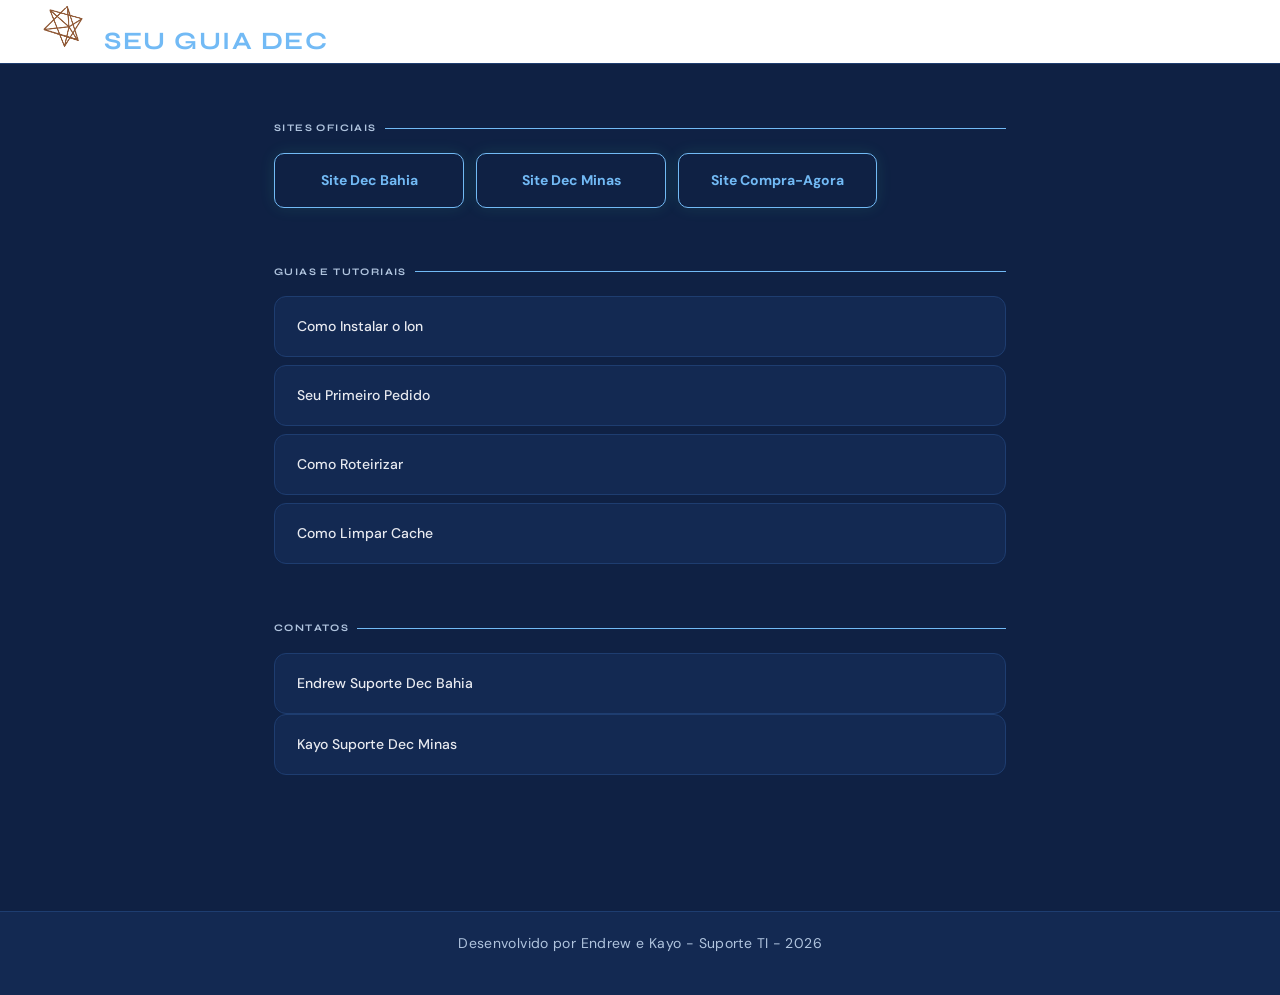
<file: index.html>
<!DOCTYPE html>
<html lang="pt-br">
<head>
    <meta charset="UTF-8">
    <meta name="viewport" content="width=device-width, initial-scale=1.0">
    <title>Guia Dec</title>
     <link rel="stylesheet" href="style.css">
</head>
<body>

    <header>
        <img src="./declogo.png" alt="LogoDec"/>
        <h3>Seu Guia Dec</h3>
    </header>
    <main>
        <section>
            <p class="titulo">Sites Oficiais</p>
            <div class="btn">
                <a class="btn1" href="https://www.decbahia.com" target="_blank">Site Dec Bahia</a>
                <a class="btn2" href="https://www.decminas.com">Site Dec Minas</a>
                <a class="btn3" href="https://www.compra-agora.com/">Site Compra-Agora</a>
            </div>
        </section>

    <section>
        <p class="titulo">Guias e Tutoriais</p>
        <div class="listas">
        <a class="card" href="instalar.html">Como Instalar o Ion</a>
        <a class="card" href="pedido.html">Seu Primeiro Pedido</a>
        <a class="card" href="roteirizar.html">Como Roteirizar</a>
        <a class="card" href="cache.html">Como Limpar Cache</a>
        </div>
        </section>
        
        <section>
            <p class="titulo">Contatos</p>
            <a class="card" href="https://wa.me/5571996496376" target="_blank">Endrew Suporte Dec Bahia</a>
            <a class="card" href="https://wa.me/5531993483630" target="_blank">Kayo Suporte Dec Minas</a>
        </section>
   </main>

   <footer>
    <p>Desenvolvido por Endrew e Kayo - Suporte TI - 2026</p>
   </footer>
</body>
</html>
</file>
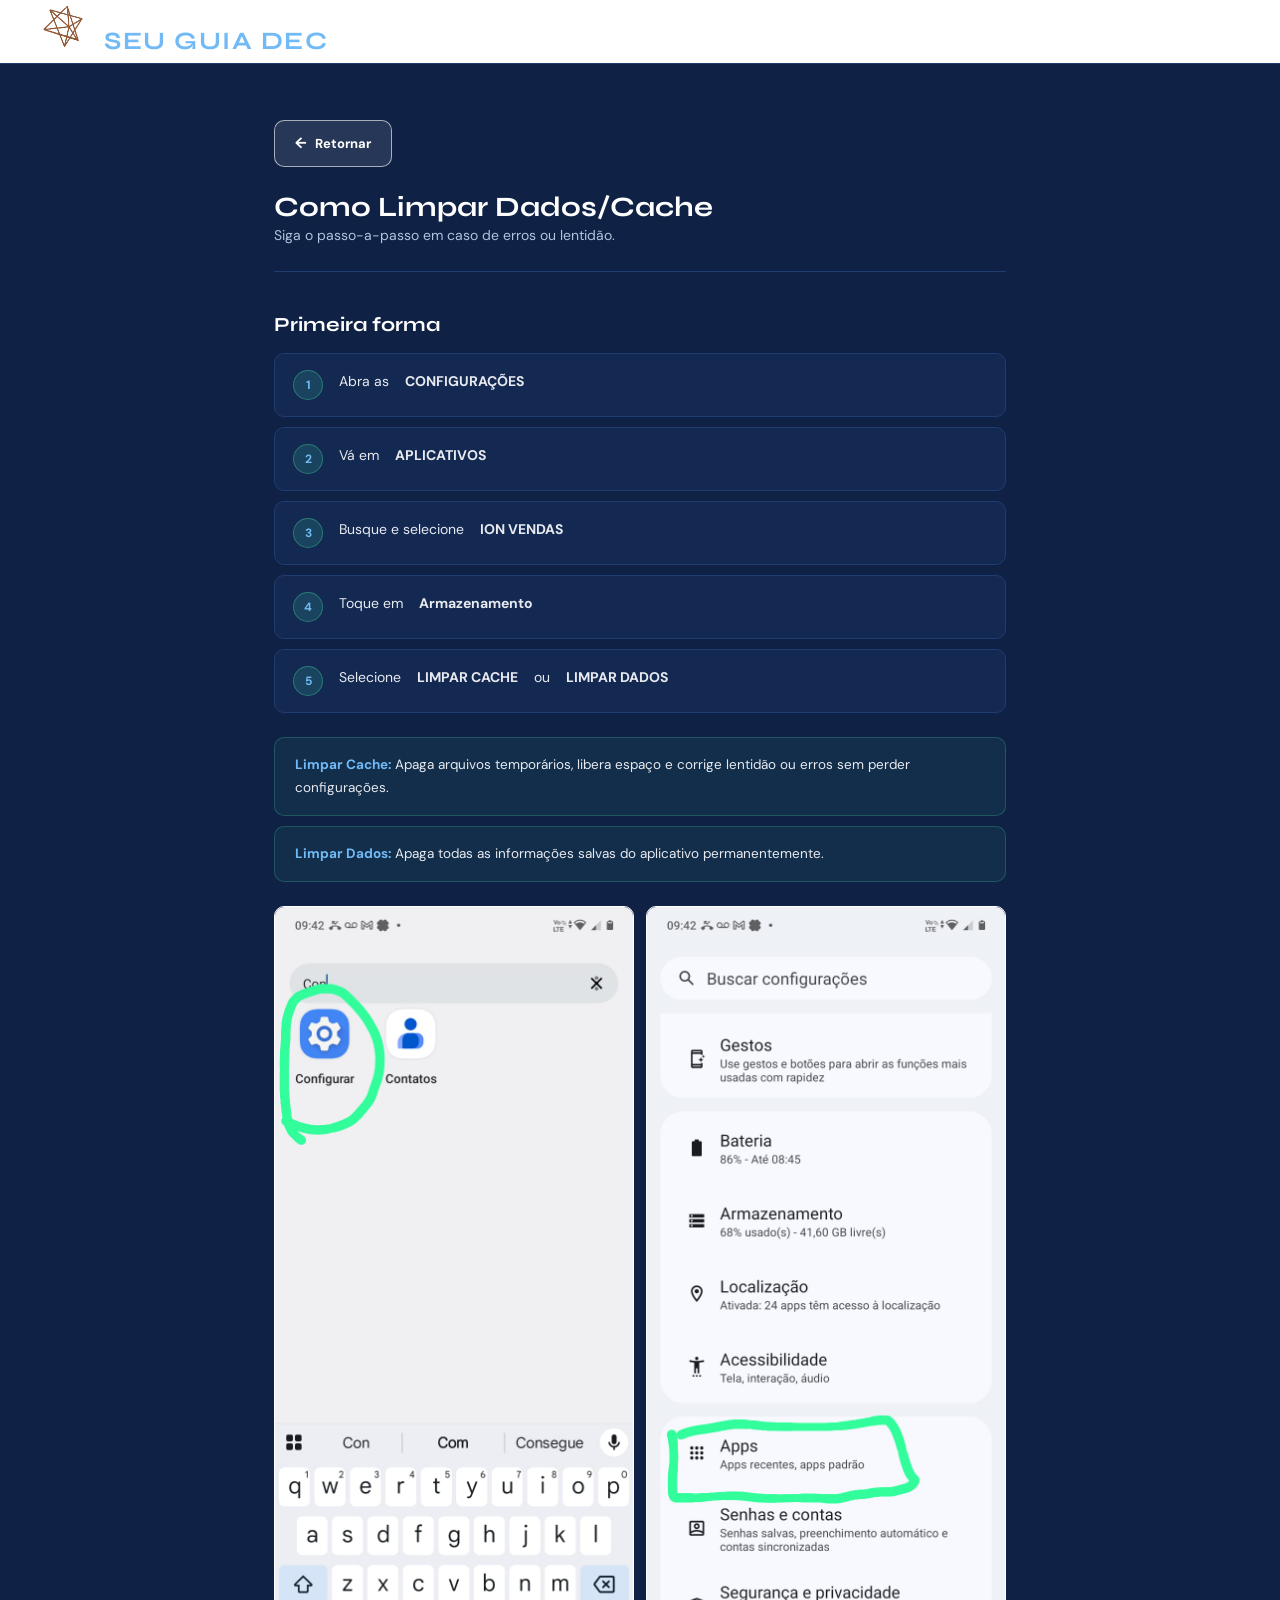
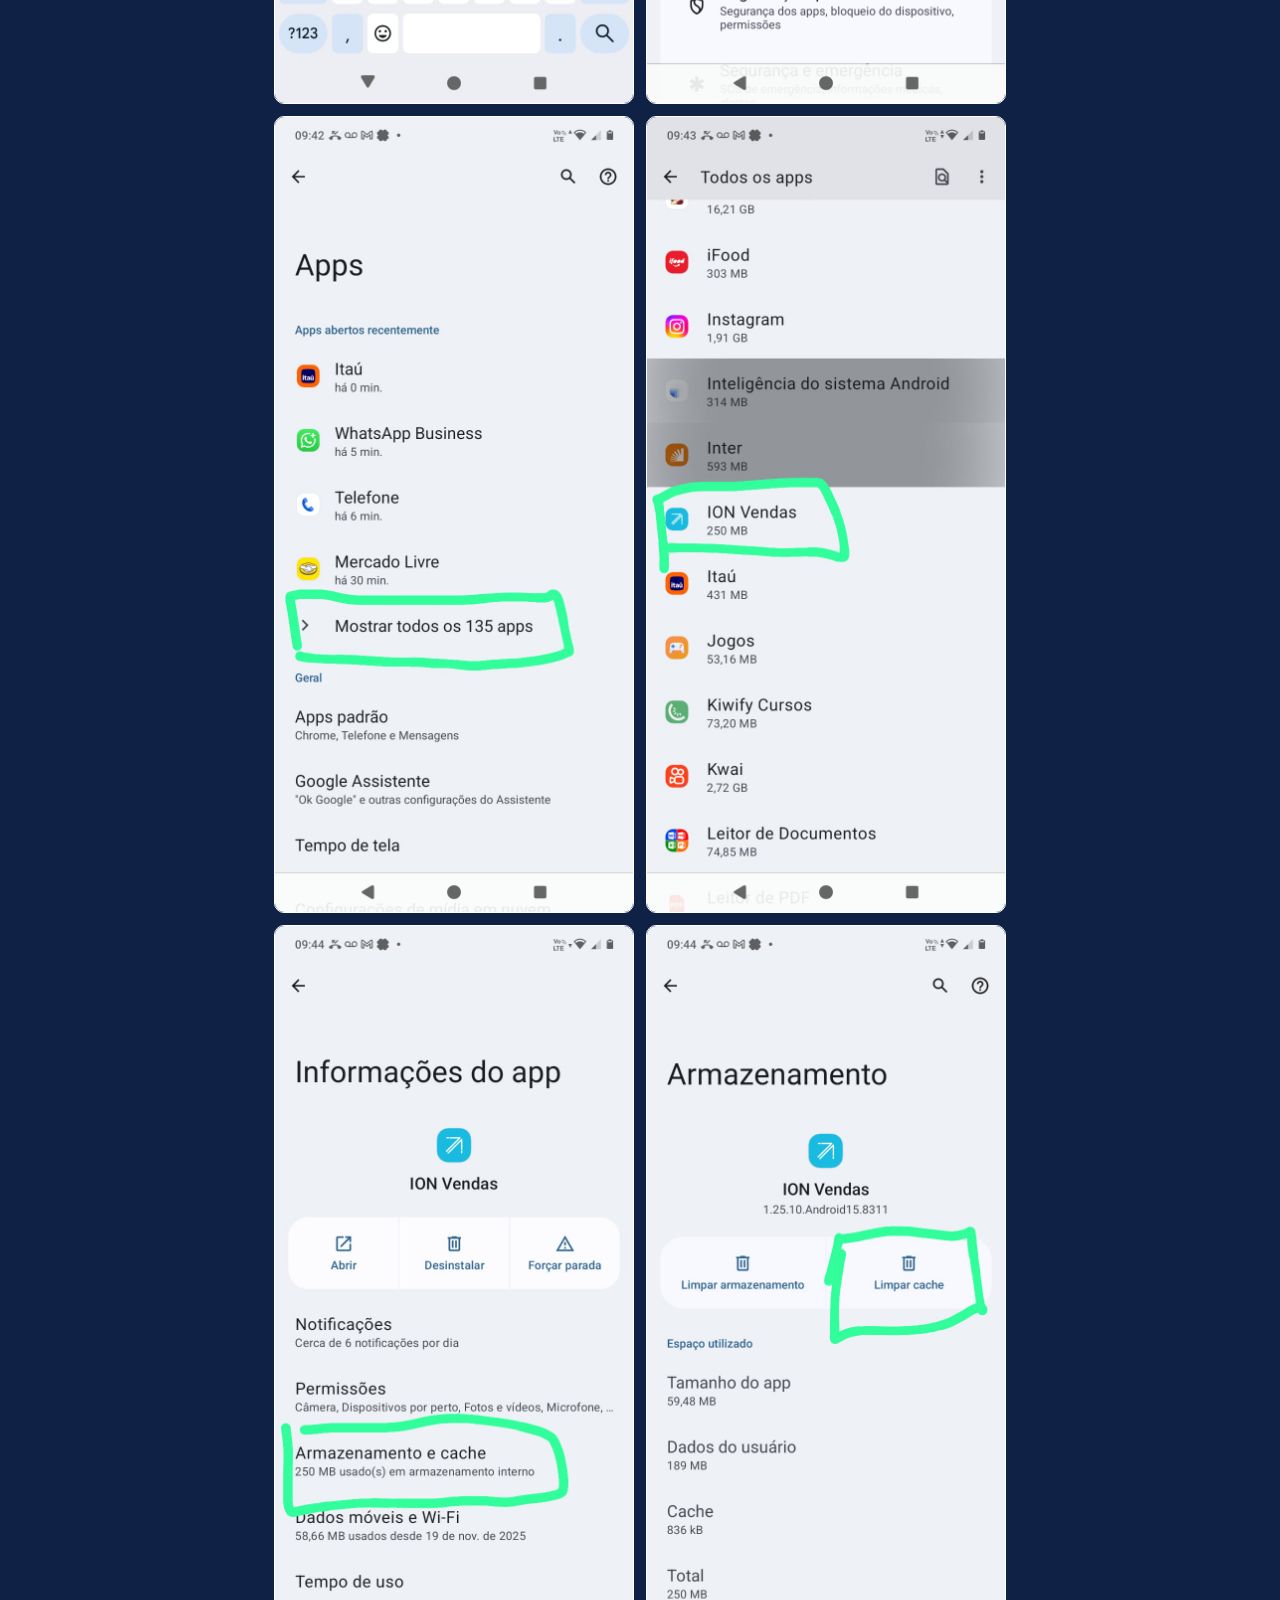
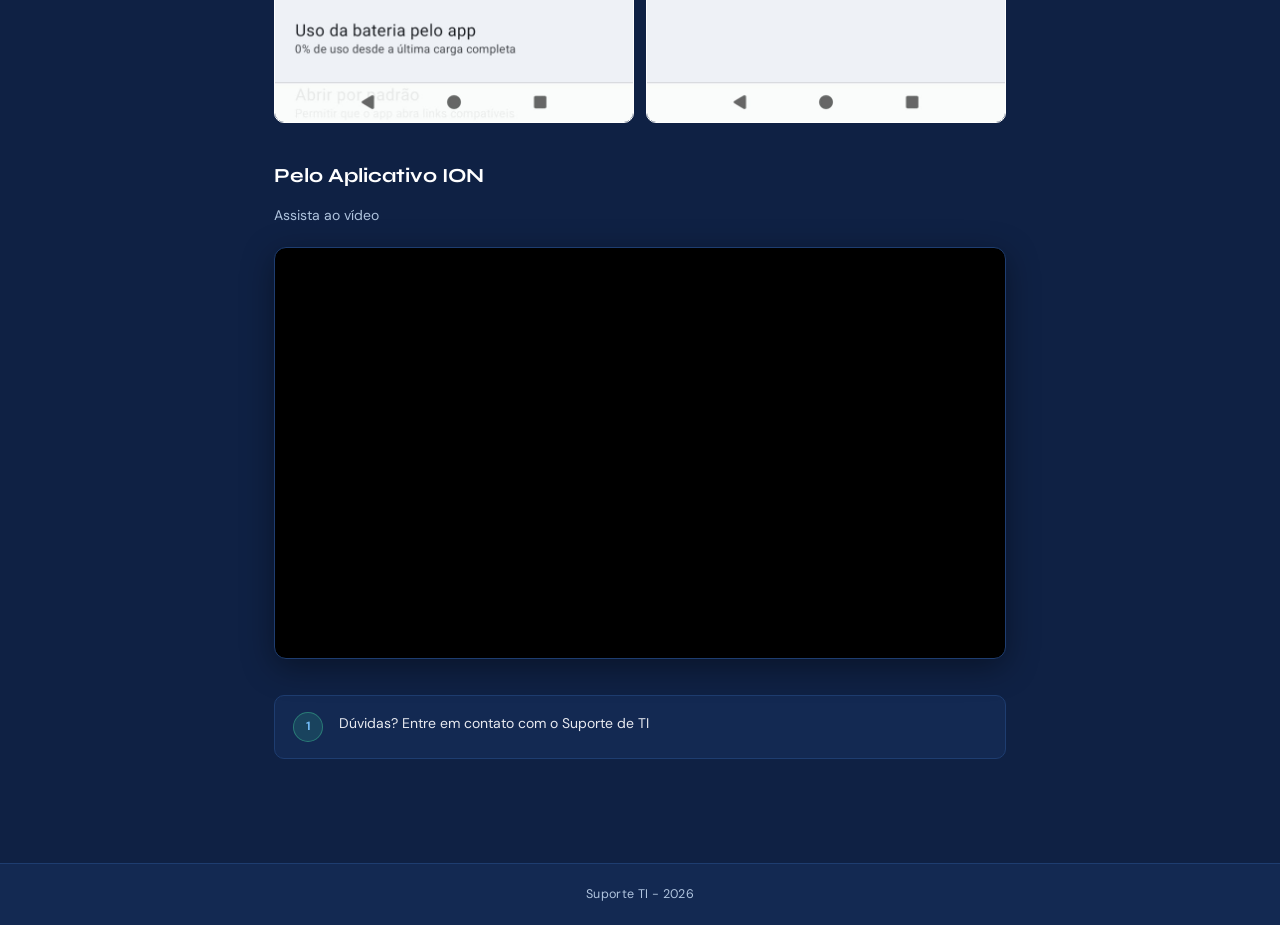
<file: cache.html>
<!DOCTYPE html>
<html lang="pt-br">
<head>
    <meta charset="UTF-8">
    <meta name="viewport" content="width=device-width, initial-scale=1.0">
    <title>Como Limpar Cache</title>
    <link rel="stylesheet" href="style.css">
</head>
<body>
 
    <header>
        <img src="./declogo.png" alt="Logo DecBahia">
        <h3>Seu Guia Dec</h3>
    </header>
 
    <main>
        <a class="retornar" href="index.html">Retornar</a>
 
        <div class="topo">
            <h1>Como Limpar Dados/Cache</h1>
            <p>Siga o passo-a-passo em caso de erros ou lentidão.</p>
        </div>
 
        <h2>Primeira forma</h2>
        <ol>
            <li>Abra as <strong>CONFIGURAÇÕES</strong></li>
            <li>Vá em <strong>APLICATIVOS</strong></li>
            <li>Busque e selecione <strong>ION VENDAS</strong></li>
            <li>Toque em <strong>Armazenamento</strong></li>
            <li>Selecione <strong>LIMPAR CACHE</strong> ou <strong>LIMPAR DADOS</strong></li>
        </ol>
 
        <div class="obs">
            <p><strong>Limpar Cache:</strong> Apaga arquivos temporários, libera espaço e corrige lentidão ou erros sem perder configurações.</p>
        </div>
        <div class="obs" style="margin-top: 10px; margin-bottom: 24px;">
            <p><strong>Limpar Dados:</strong> Apaga todas as informações salvas do aplicativo permanentemente.</p>
        </div>
 
        <div class="img-grid">
            <img src="./cache1.jpeg" alt="Passo 1"/>
            <img src="./cache2.jpeg" alt="Passo 2"/>
            <img src="./cache3.jpeg" alt="Passo 3"/>
            <img src="./cache4.jpeg" alt="Passo 4"/>
            <img src="./cache5.jpeg" alt="Passo 5"/>
            <img src="./cache6.jpeg" alt="Passo 6"/>
        </div>
 
        <h2>Pelo Aplicativo ION</h2>
        <p>Assista ao vídeo</p>
 
        <div class="video">
            <iframe src="https://www.youtube.com/embed/lwBvLcw65DY" allowfullscreen></iframe>
        </div>
 
        <ol>
            <li>Dúvidas? Entre em contato com o Suporte de TI</li>
        </ol>
    </main>
 
    <footer>Suporte TI - 2026</footer>
 
</body>
</html>
</file>
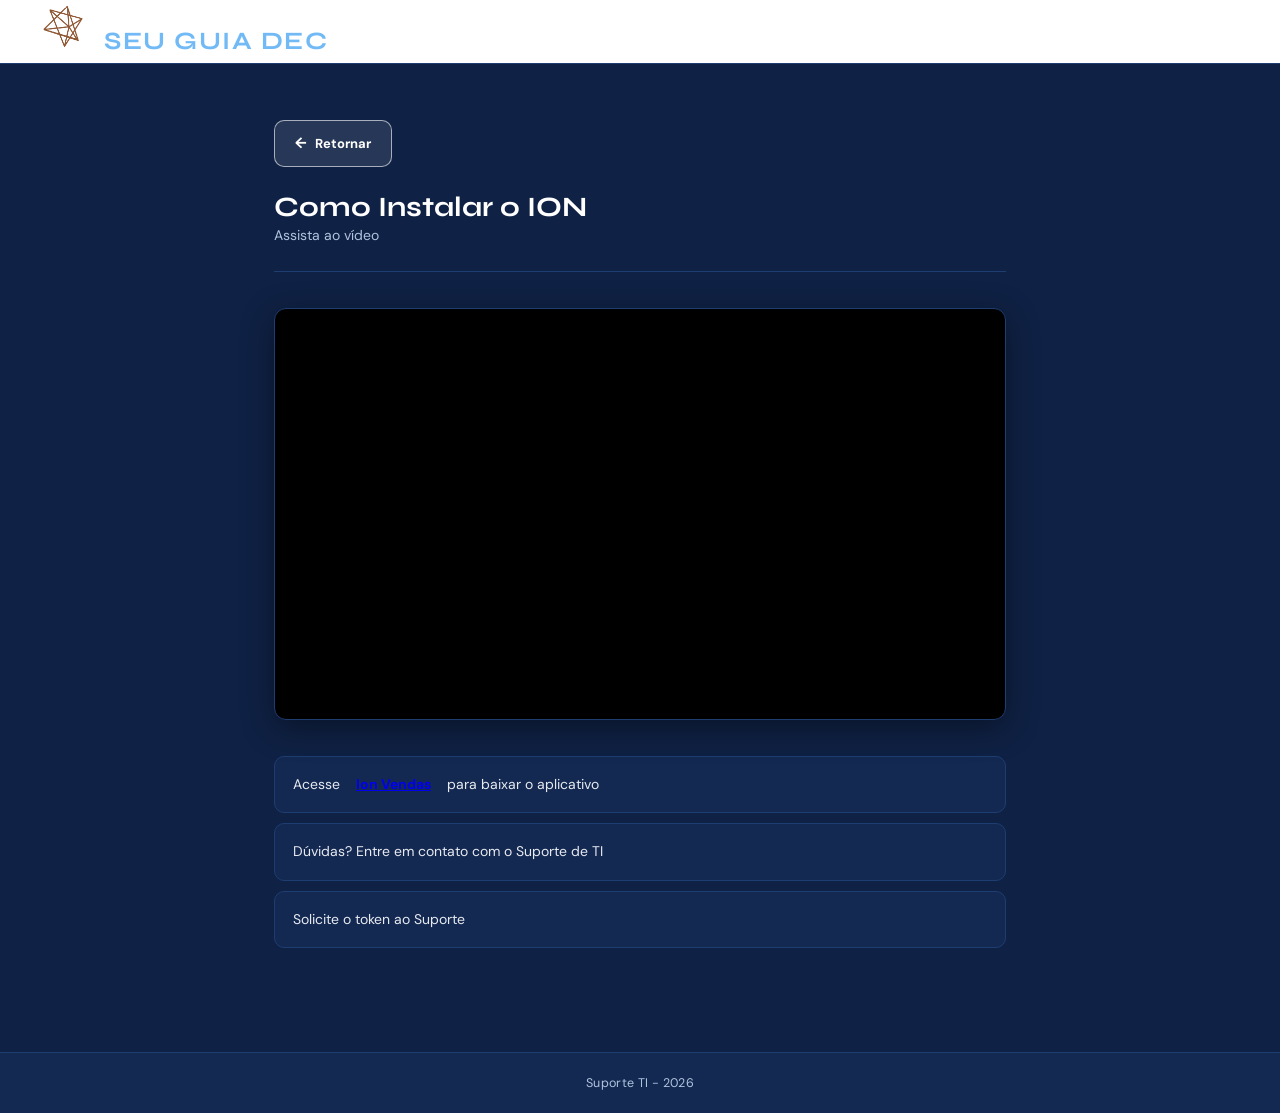
<file: instalar.html>
<!DOCTYPE html>
<html lang="pt-br">
<head>
    <meta charset="UTF-8">
    <meta name="viewport" content="width=device-width, initial-scale=1.0">
    <title>Como Instalar o ION</title>
    <link rel="stylesheet" href="style.css">
</head>
<body>
    <header>
        <img src="./declogo.png" alt="Logo DecBahia">
        <h3>Seu Guia Dec</h3>
    </header>

    <main>
       <div class="topo">
        <a class="retornar" href="index.html">Retornar</a>
        <h1>Como Instalar o ION</h1>
        <p>Assista ao vídeo</p>
       </div>
        <div class="video">
            <iframe src="https://www.youtube.com/embed/UWzE_0nVTCY" allowfullscreen></iframe>
        </div>
        <ul>
            <li> Acesse <strong><a href="https://ionsistemas.com.br/instalador">Ion Vendas</a></strong> para baixar o aplicativo</li>
            <li>Dúvidas? Entre em contato com o Suporte de TI</li>
            <li>Solicite o token ao Suporte</li>
        </ul>
    </main>

    <footer>Suporte TI - 2026</footer>
    
</body>
</html>
</file>
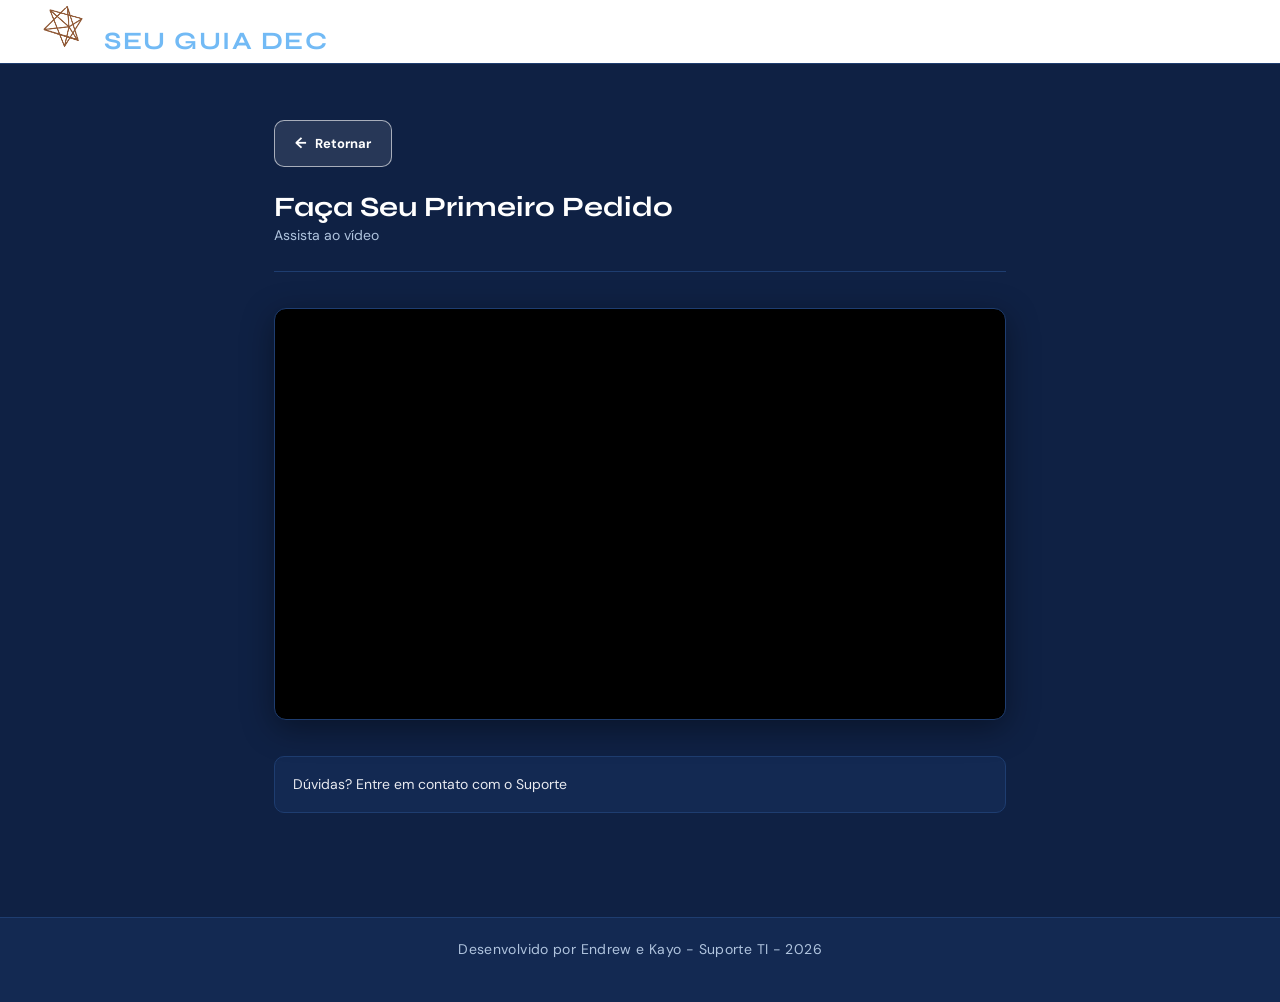
<file: pedido.html>
<!DOCTYPE html>
<html lang="pt-br">
<head>
    <meta charset="UTF-8">
    <meta name="viewport" content="width=device-width, initial-scale=1.0">
    <title>Seu Primeiro Pedido</title>
    <link rel="stylesheet" href="style.css">
</head>
<body>
    <header>
        <img src="./declogo.png" alt="LogoDec">
        <h3>Seu Guia Dec</h3>
    </header>
    <main>
        <div class="topo">
            <a class="retornar" href="index.html">Retornar</a>
            <h1>Faça Seu Primeiro Pedido</h1>
            <p>Assista ao vídeo</p>
        </div>
        <div class="video">
            <iframe src="https://www.youtube.com/embed/UZBkL5xr7xc" allowfullscreen></iframe>
        </div>
        <ul>
            <li>
                Dúvidas? Entre em contato com o Suporte
            </li>
        </ul>

    </main>

    <footer>
        <p>Desenvolvido por Endrew e Kayo - Suporte TI - 2026</p>
    </footer>
    
</body>
</html>
</file>
<file: style.css>
@import url('https://fonts.googleapis.com/css2?family=DM+Sans:ital,opsz,wght@0,9..40,300;0,9..40,400;0,9..40,500;0,9..40,600;0,9..40,700;1,9..40,400&family=Syne:wght@600;700;800&display=swap');

* {
    box-sizing: border-box;
    margin: 0;
    padding: 0;
}

:root {
    --bg: #0F2144;
    --surface: #132952;
    --surface2: #183260;
    --border: #1E3D70;
    --accent: #72baf5;
    --accent2: #5B8DEF;
    --text: #E8EAF0;
    --muted: #B0C4DE;
    --white: #ffffff;
}

html { scroll-behavior: smooth; }

body {
    font-family: 'DM Sans', sans-serif;
    background: var(--bg);
    color: var(--text);
    line-height: 1.65;
    min-height: 100vh;
}

header {
    background: var(--white);
    border-bottom: 1px solid var(--border);
    padding: 0 36px;
    height: 64px;
    display: flex;
    align-items: center;
    gap: 14px;
    position: sticky;
    top: 0;
    z-index: 100;
    backdrop-filter: blur(12px);
}

header img {
    height: 50px;
    width: auto;
}

header h3 {
    font-family: 'Syne', sans-serif;
    font-size: 25px;
    font-weight: 700;
    color: var(--accent);
    letter-spacing: 0.06em;
    text-transform: uppercase;
}

main {
    max-width: 780px;
    margin: 0 auto;
    padding: 56px 24px 80px;
}

section {
    margin-bottom: 56px;
}

.titulo {
    font-family: 'Syne', sans-serif;
    font-size: 10px;
    font-weight: 700;
    text-transform: uppercase;
    letter-spacing: 0.14em;
    color: var(--muted);
    margin-bottom: 16px;
    display: flex;
    align-items: center;
    gap: 8px;
}

.titulo::after {
    content: '';
    flex: 1;
    height: 1px;
    background: var(--accent);
}

h1 {
    font-family: 'Syne', sans-serif;
    font-size: 28px;
    font-weight: 700;
    color: var(--white);
    line-height: 1.2;
}

h2 {
    font-family: 'Syne', sans-serif;
    font-size: 20px;
    font-weight: 700;
    color: var(--white);
    margin: 24px 0 12px;
}

h3 {
    font-size: 11px;
    font-weight: 600;
    color: var(--accent);
    margin: 32px 0 12px;
    text-transform: uppercase;
    letter-spacing: 0.1em;
}

p {
    font-size: 14px;
    color: var(--muted);
    margin-bottom: 20px;
}

.btn {
    display: flex;
    gap: 12px;
    flex-wrap: wrap;
}

.btn1, .btn2, .btn3 {
    display: inline-flex;
    align-items: center;
    justify-content: center;
    gap: 8px;
    padding: 15px 32px;
    border-radius: 10px;
    font-family: 'DM Sans', sans-serif;
    font-size: 14px;
    font-weight: 700;
    text-decoration: none;
    cursor: pointer;
    transition: all 0.2s ease;
    min-width: 190px;
    background: transparent;
    color: var(--accent);
    border: 1.5px solid var(--accent);
    box-shadow: 0 0 16px rgba(79,255,176,0.10);
}

.btn1:hover, .btn2:hover, .btn3:hover {
    background: rgba(79,255,176,0.10);
    box-shadow: 0 0 28px rgba(79,255,176,0.30);
    transform: translateY(-2px);
    color: var(--white);
}

.listas {
    display: flex;
    flex-direction: column;
    gap: 8px;
}

.card {
    display: flex;
    align-items: center;
    justify-content: space-between;
    background: var(--surface);
    border: 1px solid var(--border);
    border-radius: 12px;
    padding: 18px 22px;
    font-size: 14px;
    font-weight: 500;
    color: var(--text);
    text-decoration: none;
    transition: all 0.2s ease;
    position: relative;
    overflow: hidden;
}

.card::before {
    content: '';
    position: absolute;
    left: 0;
    top: 0;
    bottom: 0;
    width: 3px;
    background: var(--accent);
    opacity: 0;
    transition: opacity 0.2s;
}

.card:hover {
    background: var(--surface2);
    border-color: rgba(79,255,176,0.3);
    color: var(--white);
    transform: translateX(4px);
}

.card:hover::before {
    opacity: 1;
}

a.retornar {
    display: inline-flex !important;
    align-items: center;
    gap: 8px;
    font-size: 13px;
    font-weight: 700;
    color: var(--white) !important;
    text-decoration: none !important;
    margin-bottom: 24px;
    padding: 10px 20px;
    border-radius: 10px;
    background: rgba(255,255,255,0.10);
    border: 1.5px solid rgba(255,255,255,0.6);
    transition: all 0.18s ease;
}

a.retornar::before {
    content: '←';
    font-size: 15px;
}

a.retornar:hover {
    background: rgba(255,255,255,0.20);
    border-color: var(--white);
    transform: translateX(-3px);
    color: var(--white) !important;
}

.topo {
    margin-bottom: 36px;
    padding-bottom: 24px;
    border-bottom: 1px solid var(--border);
}

.topo p { margin: 0; }

.video {
    position: relative;
    padding-bottom: 56%;
    margin-bottom: 36px;
    background: #000;
    border-radius: 12px;
    overflow: hidden;
    border: 1px solid var(--border);
    box-shadow: 0 8px 32px rgba(0,0,0,0.4);
}

.video iframe {
    position: absolute;
    inset: 0;
    width: 100%;
    height: 100%;
    border: none;
}

ol {
    list-style: none;
    padding: 0;
    margin-bottom: 24px;
    counter-reset: passos;
}

ol li {
    counter-increment: passos;
    display: flex;
    gap: 16px;
    align-items: flex-start;
    font-size: 14px;
    margin-bottom: 10px;
    background: var(--surface);
    border: 1px solid var(--border);
    border-radius: 10px;
    padding: 16px 18px;
    color: var(--text);
    transition: border-color 0.18s;
}

ol li:hover { border-color: rgba(79,255,176,0.25); }

ol li::before {
    content: counter(passos);
    min-width: 28px;
    height: 28px;
    background: rgba(79,255,176,0.12);
    color: var(--accent);
    border: 1px solid rgba(79,255,176,0.3);
    border-radius: 50%;
    font-size: 12px;
    font-weight: 700;
    display: flex;
    align-items: center;
    justify-content: center;
    flex-shrink: 0;
}

ul{
    list-style: none;
    padding: 0;
    margin-bottom: 24px;
    counter-reset: passos;
}

ul li {
    counter-increment: passos;
    display: flex;
    gap: 16px;
    align-items: flex-start;
    font-size: 14px;
    margin-bottom: 10px;
    background: var(--surface);
    border: 1px solid var(--border);
    border-radius: 10px;
    padding: 16px 18px;
    color: var(--text);
    transition: border-color 0.18s;
}

img {
    max-width: 100%;
    border-radius: 10px;
    border: 1px solid var(--white);
    margin: 12px 0 20px;
    display: block;
}

.obs {
    background: rgba(79,255,176,0.06);
    border: 1px solid rgba(79,255,176,0.2);
    border-radius: 10px;
    padding: 16px 20px;
    margin-top: 8px;
}
.obs p { color: var(--text); margin: 0; font-size: 13.5px; }
.obs strong { color: var(--accent); }

footer {
    background: var(--surface);
    border-top: 1px solid var(--border);
    color: var(--muted);
    text-align: center;
    padding: 20px;
    font-size: 12.5px;
    letter-spacing: 0.03em;
}

.img-grid {
    display: grid;
    grid-template-columns: repeat(2, 1fr);
    gap: 12px;
    margin: 20px 0 36px;
}

.img-grid img {
    width: 100%;
    height: auto;
    object-fit: contain;
    margin: 0;
}

.thumb-video {
    display: block;
    position: relative;
    border-radius: 12px;
    overflow: hidden;
    border: 1px solid var(--border);
    margin-bottom: 36px;
    box-shadow: 0 8px 32px rgba(0,0,0,0.4);
}

.thumb-video img {
    width: 100%;
    height: auto;
    display: block;
    margin: 0;
    border: none;
    border-radius: 0;
    transition: opacity 0.2s;
}

.thumb-video:hover img {
    opacity: 0.85;
}

.thumb-video::after {
    content: '▶  Assistir no YouTube';
    position: absolute;
    bottom: 16px;
    right: 16px;
    background: rgba(0,0,0,0.75);
    color: #fff;
    font-size: 13px;
    font-weight: 600;
    padding: 8px 14px;
    border-radius: 8px;
    pointer-events: none;
}
</file>
